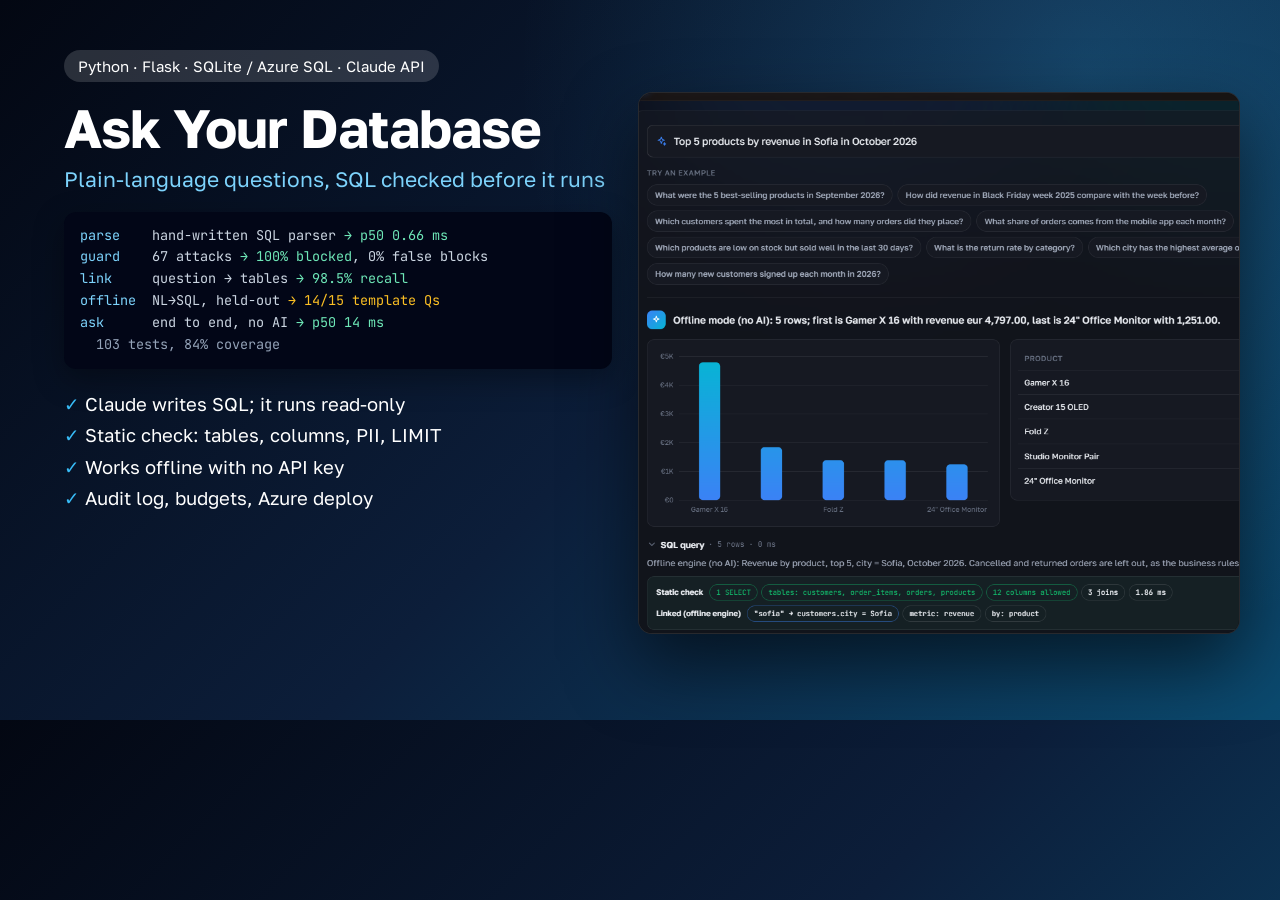
<file: examples/cover.html>
<!doctype html><html><head><meta charset="utf-8"><title>Ask Your Database</title>
<link rel="stylesheet" href="https://fonts.googleapis.com/css2?family=Golos+Text:wght@400;600;700&family=JetBrains+Mono:wght@400;500&display=swap">
<style>
body { margin:0; width:1280px; height:720px; overflow:hidden; font-family:"Golos Text","Segoe UI",system-ui,sans-serif; background:linear-gradient(135deg,#030712,#0c1e3a 52%,#0b4a6f); color:#fff; position:relative; }
body::after { content:""; position:absolute; inset:0; background:radial-gradient(circle at 85% 10%, rgba(56,189,248,.22), transparent 45%); pointer-events:none; }
.left { position:absolute; left:64px; top:50px; width:548px; z-index:1; }
.badge { display:inline-block; background:rgba(255,255,255,.15); padding:7px 14px; border-radius:99px; font-size:15px; margin-bottom:18px; }
h1 { font-size:54px; line-height:1.03; margin:0 0 10px; letter-spacing:-1px; }
.tag { font-size:21px; color:#7dd3fc; margin:0 0 20px; }
pre { background:#020617; color:#cbd5e1; border-radius:12px; padding:13px 16px; font:13.5px/1.62 "JetBrains Mono", Consolas, monospace; margin:0 0 20px; box-shadow:0 10px 30px rgba(0,0,0,.35); white-space:pre-wrap; }
pre .k { color:#7dd3fc; } pre .w { color:#fbbf24; } pre .g { color:#6ee7b7; } pre .m { color:#94a3b8; }
ul { list-style:none; padding:0; margin:0; font-size:18.5px; line-height:1.7; }
li::before { content:"✓  "; color:#38bdf8; font-weight:700; }
.shot { position:absolute; right:40px; top:92px; width:600px; height:540px; border-radius:14px; overflow:hidden; box-shadow:0 30px 70px rgba(0,0,0,.55); background:#0a0b10; border:1px solid rgba(255,255,255,.12); z-index:1; }
.shot img { width:900px; display:block; margin-left:-84px; margin-top:-30px; }
</style></head><body>
<div class="left">
  <span class="badge">Python · Flask · SQLite / Azure SQL · Claude API</span>
  <h1>Ask Your Database</h1>
  <p class="tag">Plain-language questions, SQL checked before it runs</p>
  <pre><span class="k">parse</span>    hand-written SQL parser <span class="g">→ p50 0.66 ms</span>
<span class="k">guard</span>    67 attacks <span class="g">→ 100% blocked</span>, 0% false blocks
<span class="k">link</span>     question → tables <span class="g">→ 98.5% recall</span>
<span class="k">offline</span>  NL→SQL, held-out <span class="w">→ 14/15 template Qs</span>
<span class="k">ask</span>      end to end, no AI <span class="g">→ p50 14 ms</span>
<span class="m">  103 tests, 84% coverage</span></pre>
  <ul>
    <li>Claude writes SQL; it runs read-only</li>
    <li>Static check: tables, columns, PII, LIMIT</li>
    <li>Works offline with no API key</li>
    <li>Audit log, budgets, Azure deploy</li>
  </ul>
</div>
<div class="shot"><img src="screenshot-answer.png" alt=""></div>
</body></html>
</file>
